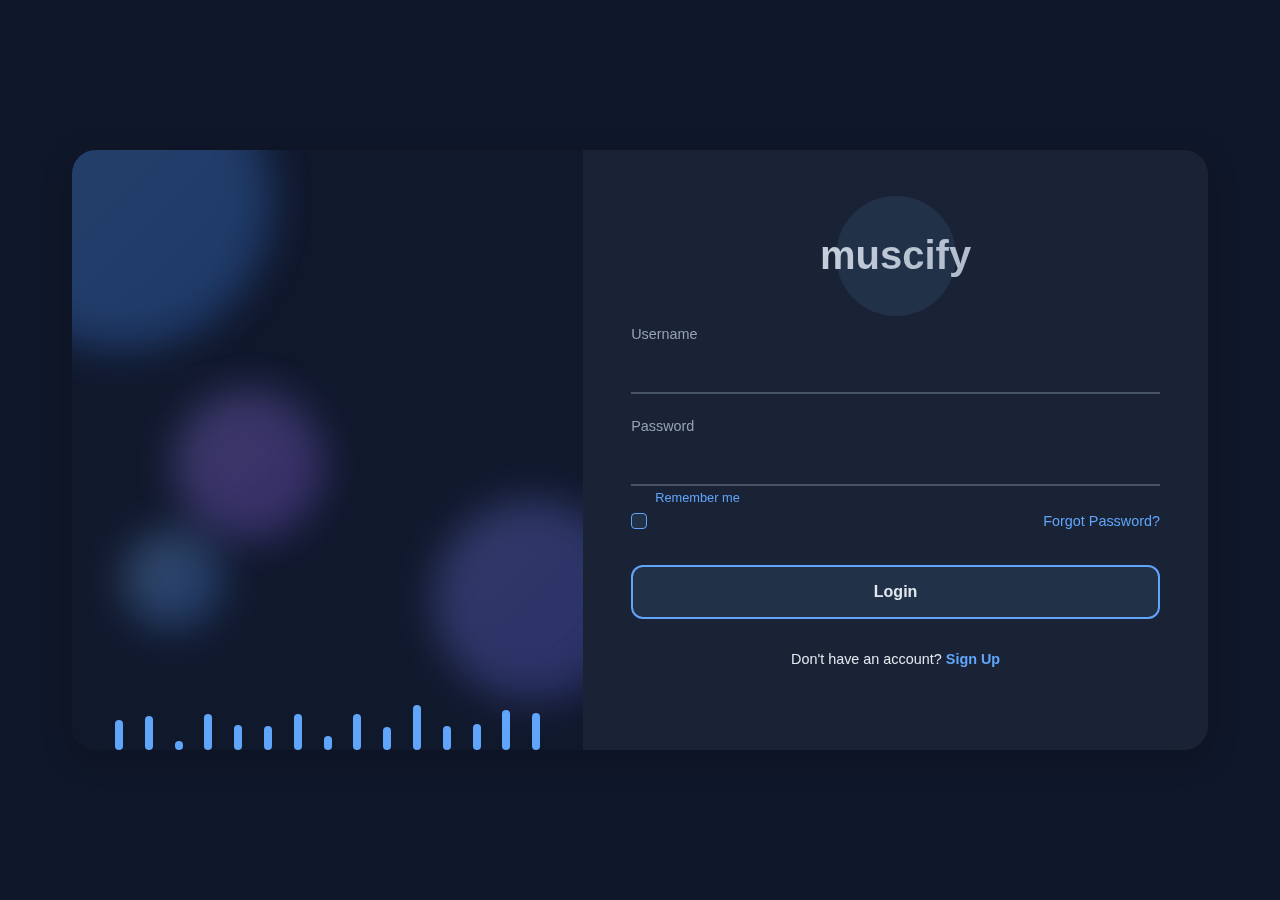
<file: index.html>
<!DOCTYPE html>
<html lang="en">
<head>
    <meta charset="UTF-8">
    <meta name="viewport" content="width=device-width, initial-scale=1.0">
    <title>Elegant Login</title>
    <link rel="stylesheet" href="login.css">
</head>
<body>
    <div class="container">
        <div class="login-wrapper">
            <div class="animated-bg">
                <div class="circle circle-1"></div>
                <div class="circle circle-2"></div>
                <div class="circle circle-3"></div>
                <div class="circle circle-4"></div>
                <div class="visualizer">
                    <div class="bar"></div><div class="bar"></div><div class="bar"></div>
                    <div class="bar"></div><div class="bar"></div><div class="bar"></div>
                    <div class="bar"></div><div class="bar"></div><div class="bar"></div>
                    <div class="bar"></div><div class="bar"></div><div class="bar"></div>
                    <div class="bar"></div><div class="bar"></div><div class="bar"></div>
                </div>
            </div>
            
            <div class="login-content">
                <div class="logo-container">
                    <div class="logo-pulse"></div>
                    <h1>muscify</h1>
                </div>
                
                <form id="login-form">
                    <div class="input-group">
                        <label for="username">Username</label>
                        <input type="text" id="username" name="username" required autocomplete="off">
                        <div class="input-line"></div>
                    </div>
                    
                    <div class="input-group">
                        <label for="password">Password</label>
                        <input type="password" id="password" name="password" required>
                        <div class="input-line"></div>
                    </div>
                    
                    <div class="options">
                        <div class="remember-me">
                            <input type="checkbox" id="remember" name="remember">
                            <label for="remember">Remember me</label>
                        </div>
                        <a href="#" class="forgot-password">Forgot Password?</a>
                    </div>
                    
                    <button type="submit" class="login-btn">
                        <span>Login</span>
                        <div class="btn-glow"></div>
                    </button>
                </form>
                
                <div class="signup-link">
                    <p>Don't have an account? <a href="#">Sign Up</a></p>
                </div>
            </div>
        </div>
    </div>
    
    <script src="login.js"></script>
</body>
</html>
</file>
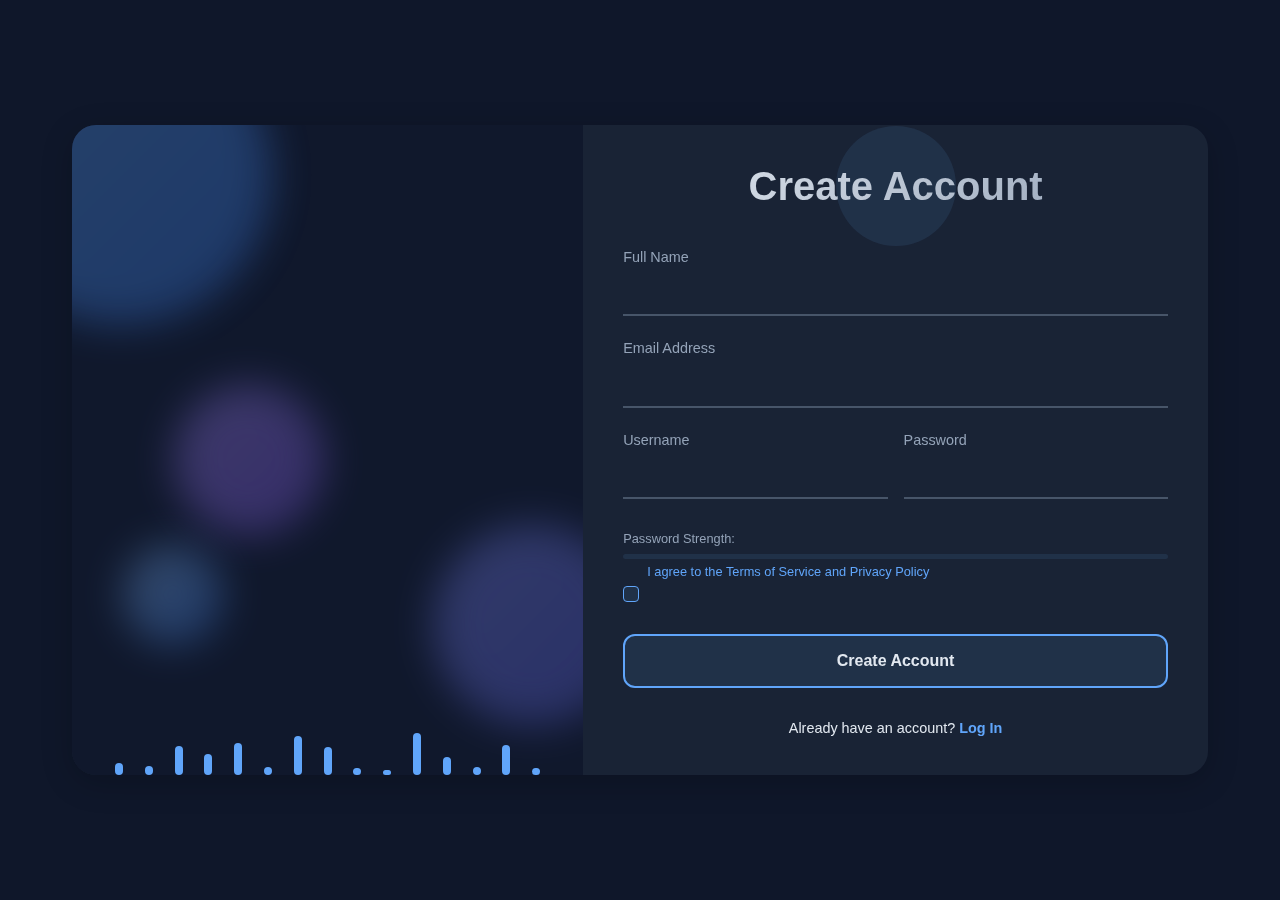
<file: signup.html>
<!DOCTYPE html>
<html lang="en">
<head>
    <meta charset="UTF-8">
    <meta name="viewport" content="width=device-width, initial-scale=1.0">
    <title>Elegant Sign Up</title>
    <link rel="stylesheet" href="signup.css">
</head>
<body>
    <div class="container">
        <div class="signup-wrapper">
            <div class="animated-bg">
                <div class="circle circle-1"></div>
                <div class="circle circle-2"></div>
                <div class="circle circle-3"></div>
                <div class="circle circle-4"></div>
                <div class="visualizer">
                    <div class="bar"></div><div class="bar"></div><div class="bar"></div>
                    <div class="bar"></div><div class="bar"></div><div class="bar"></div>
                    <div class="bar"></div><div class="bar"></div><div class="bar"></div>
                    <div class="bar"></div><div class="bar"></div><div class="bar"></div>
                    <div class="bar"></div><div class="bar"></div><div class="bar"></div>
                </div>
            </div>
            
            <div class="signup-content">
                <div class="logo-container">
                    <div class="logo-pulse"></div>
                    <h1>Create Account</h1>
                </div>
                
                <form id="signup-form">
                    <div class="input-group">
                        <label for="fullname">Full Name</label>
                        <input type="text" id="fullname" name="fullname" required autocomplete="off">
                        <div class="input-line"></div>
                    </div>
                    
                    <div class="input-group">
                        <label for="email">Email Address</label>
                        <input type="email" id="email" name="email" required autocomplete="off">
                        <div class="input-line"></div>
                    </div>

                    <div class="row-inputs">
                        <div class="input-group">
                            <label for="username">Username</label>
                            <input type="text" id="username" name="username" required autocomplete="off">
                            <div class="input-line"></div>
                        </div>
                        
                        <div class="input-group">
                            <label for="password">Password</label>
                            <input type="password" id="password" name="password" required>
                            <div class="input-line"></div>
                        </div>
                    </div>
                    
                    <div class="password-strength">
                        <div class="strength-label">Password Strength:</div>
                        <div class="strength-meter">
                            <div class="strength-bar"></div>
                        </div>
                    </div>
                    
                    <div class="terms-privacy">
                        <div class="checkbox-container">
                            <input type="checkbox" id="terms" name="terms" required>
                            <label for="terms">I agree to the <a href="#">Terms of Service</a> and <a href="#">Privacy Policy</a></label>
                        </div>
                    </div>
                    
                    <button type="submit" class="signup-btn">
                        <span>Create Account</span>
                        <div class="btn-glow"></div>
                    </button>
                </form>
                
                <div class="login-link">
                    <p>Already have an account? <a href="login.html">Log In</a></p>
                </div>
            </div>
        </div>
    </div>
    
    <script src="signup.js"></script>
</body>
</html>
</file>
<file: login.css>
* {
    margin: 0;
    padding: 0;
    box-sizing: border-box;
    font-family: 'Helvetica Neue', sans-serif;
}

body {
    background: #0f172a;
    color: #e2e8f0;
    min-height: 100vh;
    display: flex;
    align-items: center;
    justify-content: center;
    overflow: hidden;
}

.container {
    width: 100%;
    max-width: 1200px;
    padding: 2rem;
}

.login-wrapper {
    position: relative;
    background: rgba(30, 41, 59, 0.7);
    backdrop-filter: blur(20px);
    border-radius: 24px;
    box-shadow: 0 8px 32px rgba(0, 0, 0, 0.2);
    overflow: hidden;
    display: flex;
    height: 600px;
}

.animated-bg {
    position: relative;
    width: 45%;
    background: rgba(15, 23, 42, 0.8);
    overflow: hidden;
}

.circle {
    position: absolute;
    border-radius: 50%;
    background: linear-gradient(135deg, #60a5fa, #3b82f6);
    filter: blur(20px);
    opacity: 0.3;
    animation: float 15s infinite alternate;
}

.circle-1 {
    width: 300px;
    height: 300px;
    top: -100px;
    left: -100px;
    animation-delay: 0s;
}

.circle-2 {
    width: 200px;
    height: 200px;
    bottom: 50px;
    right: -50px;
    background: linear-gradient(135deg, #818cf8, #6366f1);
    animation-delay: 2s;
}

.circle-3 {
    width: 150px;
    height: 150px;
    top: 40%;
    left: 20%;
    background: linear-gradient(135deg, #a78bfa, #8b5cf6);
    animation-delay: 4s;
}

.circle-4 {
    width: 100px;
    height: 100px;
    bottom: 20%;
    left: 10%;
    background: linear-gradient(135deg, #93c5fd, #3b82f6);
    animation-delay: 6s;
}

@keyframes float {
    0% {
        transform: translateY(0) scale(1);
    }
    50% {
        transform: translateY(-20px) scale(1.1);
    }
    100% {
        transform: translateY(20px) scale(0.9);
    }
}

.visualizer {
    position: absolute;
    bottom: 0;
    left: 0;
    width: 100%;
    height: 120px;
    display: flex;
    align-items: flex-end;
    justify-content: space-around;
    padding: 0 2rem;
    z-index: 5;
}

.bar {
    width: 8px;
    height: 5px;
    background: #60a5fa;
    border-radius: 4px;
    transition: height 0.2s ease;
    animation: wave 1.5s infinite ease-in-out;
}

.bar:nth-child(1) { animation-delay: 0.1s; }
.bar:nth-child(2) { animation-delay: 0.2s; }
.bar:nth-child(3) { animation-delay: 0.3s; }
.bar:nth-child(4) { animation-delay: 0.4s; }
.bar:nth-child(5) { animation-delay: 0.5s; }
.bar:nth-child(6) { animation-delay: 0.6s; }
.bar:nth-child(7) { animation-delay: 0.7s; }
.bar:nth-child(8) { animation-delay: 0.8s; }
.bar:nth-child(9) { animation-delay: 0.9s; }
.bar:nth-child(10) { animation-delay: 1.0s; }
.bar:nth-child(11) { animation-delay: 1.1s; }
.bar:nth-child(12) { animation-delay: 1.2s; }
.bar:nth-child(13) { animation-delay: 1.3s; }
.bar:nth-child(14) { animation-delay: 1.4s; }
.bar:nth-child(15) { animation-delay: 1.5s; }

@keyframes wave {
    0% { height: 5px; }
    50% { height: 60px; }
    100% { height: 5px; }
}

.login-content {
    width: 55%;
    padding: 3rem;
    display: flex;
    flex-direction: column;
    justify-content: center;
}

.logo-container {
    text-align: center;
    position: relative;
    margin-bottom: 3rem;
}

.logo-pulse {
    position: absolute;
    top: 50%;
    left: 50%;
    transform: translate(-50%, -50%);
    width: 120px;
    height: 120px;
    border-radius: 50%;
    background: rgba(96, 165, 250, 0.1);
    z-index: -1;
    animation: pulse 2s infinite;
}

@keyframes pulse {
    0% {
        transform: translate(-50%, -50%) scale(0.8);
        opacity: 0.8;
    }
    50% {
        transform: translate(-50%, -50%) scale(1.2);
        opacity: 0.4;
    }
    100% {
        transform: translate(-50%, -50%) scale(0.8);
        opacity: 0.8;
    }
}

h1 {
    font-size: 2.5rem;
    font-weight: 700;
    background: linear-gradient(135deg, #e2e8f0, #94a3b8);
    -webkit-background-clip: text;
    -webkit-text-fill-color: transparent;
    animation: shimmer 3s infinite;
}

@keyframes shimmer {
    0% {
        background-position: -100% 0;
    }
    100% {
        background-position: 200% 0;
    }
}

form {
    margin-bottom: 2rem;
}

.input-group {
    margin-bottom: 1.5rem;
    position: relative;
}

label {
    display: block;
    margin-bottom: 0.5rem;
    font-size: 0.9rem;
    color: #94a3b8;
    transition: all 0.3s ease;
}

input[type="text"],
input[type="password"] {
    width: 100%;
    padding: 0.8rem 0;
    background: transparent;
    border: none;
    color: #e2e8f0;
    font-size: 1rem;
    outline: none;
    transition: all 0.3s ease;
}

.input-line {
    position: absolute;
    bottom: 0;
    left: 0;
    width: 100%;
    height: 2px;
    background: #475569;
    transition: all 0.3s ease;
}

input:focus + .input-line,
input:not(:placeholder-shown) + .input-line {
    background: #60a5fa;
    height: 2px;
    transform: scaleX(1);
}

input:focus ~ label,
input:not(:placeholder-shown) ~ label {
    color: #60a5fa;
    transform: translateY(-20px);
    font-size: 0.8rem;
}

.options {
    display: flex;
    justify-content: space-between;
    align-items: center;
    margin-bottom: 2rem;
    font-size: 0.9rem;
}

.remember-me {
    display: flex;
    align-items: center;
}

.remember-me input[type="checkbox"] {
    margin-right: 0.5rem;
    cursor: pointer;
    position: relative;
    width: 16px;
    height: 16px;
    appearance: none;
    background: rgba(96, 165, 250, 0.1);
    border: 1px solid #60a5fa;
    border-radius: 4px;
    transition: all 0.3s ease;
}

.remember-me input[type="checkbox"]:checked {
    background: #60a5fa;
}

.remember-me input[type="checkbox"]:checked::after {
    content: '✓';
    position: absolute;
    color: white;
    font-size: 0.7rem;
    top: 50%;
    left: 50%;
    transform: translate(-50%, -50%);
}

.forgot-password {
    color: #60a5fa;
    text-decoration: none;
    transition: all 0.3s ease;
}

.forgot-password:hover {
    color: #93c5fd;
    text-decoration: underline;
}

.login-btn {
    width: 100%;
    padding: 1rem;
    background: rgba(96, 165, 250, 0.1);
    border: 2px solid #60a5fa;
    border-radius: 12px;
    color: #e2e8f0;
    font-size: 1rem;
    font-weight: 600;
    cursor: pointer;
    transition: all 0.5s ease;
    position: relative;
    overflow: hidden;
    z-index: 1;
}

.btn-glow {
    position: absolute;
    top: 0;
    left: 0;
    width: 100%;
    height: 100%;
    background: linear-gradient(90deg, transparent, rgba(96, 165, 250, 0.3), transparent);
    transform: translateX(-100%);
    transition: all 0.5s ease;
    z-index: -1;
}

.login-btn:hover .btn-glow {
    transform: translateX(100%);
    transition: all 0.5s ease;
}

.login-btn:hover {
    background: #60a5fa;
    transform: translateY(-5px);
    box-shadow: 0 10px 25px rgba(96, 165, 250, 0.4);
}

.signup-link {
    text-align: center;
    font-size: 0.9rem;
}

.signup-link a {
    color: #60a5fa;
    text-decoration: none;
    font-weight: 600;
    transition: all 0.3s ease;
}

.signup-link a:hover {
    color: #93c5fd;
    text-decoration: underline;
}

/* Form validation animation */
@keyframes shake {
    0%, 100% { transform: translateX(0); }
    10%, 30%, 50%, 70%, 90% { transform: translateX(-5px); }
    20%, 40%, 60%, 80% { transform: translateX(5px); }
}

.shake {
    animation: shake 0.5s;
}

/* Loading animation */
.loading {
    position: relative;
}

.loading::after {
    content: '';
    position: absolute;
    width: 20px;
    height: 20px;
    top: 50%;
    left: 50%;
    margin-left: 10px;
    margin-top: -10px;
    border: 3px solid rgba(255, 255, 255, 0.3);
    border-radius: 50%;
    border-top-color: #fff;
    animation: spin 1s ease-in-out infinite;
}

@keyframes spin {
    to { transform: rotate(360deg); }
}
</file>
<file: signup.css>
* {
    margin: 0;
    padding: 0;
    box-sizing: border-box;
    font-family: 'Helvetica Neue', sans-serif;
}

body {
    background: #0f172a;
    color: #e2e8f0;
    min-height: 100vh;
    display: flex;
    align-items: center;
    justify-content: center;
    overflow: hidden;
}

.container {
    width: 100%;
    max-width: 1200px;
    padding: 2rem;
}

.signup-wrapper {
    position: relative;
    background: rgba(30, 41, 59, 0.7);
    backdrop-filter: blur(20px);
    border-radius: 24px;
    box-shadow: 0 8px 32px rgba(0, 0, 0, 0.2);
    overflow: hidden;
    display: flex;
    height: 650px;
}

.animated-bg {
    position: relative;
    width: 45%;
    background: rgba(15, 23, 42, 0.8);
    overflow: hidden;
}

.circle {
    position: absolute;
    border-radius: 50%;
    background: linear-gradient(135deg, #60a5fa, #3b82f6);
    filter: blur(20px);
    opacity: 0.3;
    animation: float 15s infinite alternate;
}

.circle-1 {
    width: 300px;
    height: 300px;
    top: -100px;
    left: -100px;
    animation-delay: 0s;
}

.circle-2 {
    width: 200px;
    height: 200px;
    bottom: 50px;
    right: -50px;
    background: linear-gradient(135deg, #818cf8, #6366f1);
    animation-delay: 2s;
}

.circle-3 {
    width: 150px;
    height: 150px;
    top: 40%;
    left: 20%;
    background: linear-gradient(135deg, #a78bfa, #8b5cf6);
    animation-delay: 4s;
}

.circle-4 {
    width: 100px;
    height: 100px;
    bottom: 20%;
    left: 10%;
    background: linear-gradient(135deg, #93c5fd, #3b82f6);
    animation-delay: 6s;
}

@keyframes float {
    0% {
        transform: translateY(0) scale(1);
    }
    50% {
        transform: translateY(-20px) scale(1.1);
    }
    100% {
        transform: translateY(20px) scale(0.9);
    }
}

.visualizer {
    position: absolute;
    bottom: 0;
    left: 0;
    width: 100%;
    height: 120px;
    display: flex;
    align-items: flex-end;
    justify-content: space-around;
    padding: 0 2rem;
    z-index: 5;
}

.bar {
    width: 8px;
    height: 5px;
    background: #60a5fa;
    border-radius: 4px;
    transition: height 0.2s ease;
    animation: wave 1.5s infinite ease-in-out;
}

.bar:nth-child(1) { animation-delay: 0.1s; }
.bar:nth-child(2) { animation-delay: 0.2s; }
.bar:nth-child(3) { animation-delay: 0.3s; }
.bar:nth-child(4) { animation-delay: 0.4s; }
.bar:nth-child(5) { animation-delay: 0.5s; }
.bar:nth-child(6) { animation-delay: 0.6s; }
.bar:nth-child(7) { animation-delay: 0.7s; }
.bar:nth-child(8) { animation-delay: 0.8s; }
.bar:nth-child(9) { animation-delay: 0.9s; }
.bar:nth-child(10) { animation-delay: 1.0s; }
.bar:nth-child(11) { animation-delay: 1.1s; }
.bar:nth-child(12) { animation-delay: 1.2s; }
.bar:nth-child(13) { animation-delay: 1.3s; }
.bar:nth-child(14) { animation-delay: 1.4s; }
.bar:nth-child(15) { animation-delay: 1.5s; }

@keyframes wave {
    0% { height: 5px; }
    50% { height: 60px; }
    100% { height: 5px; }
}

.signup-content {
    width: 55%;
    padding: 2.5rem;
    display: flex;
    flex-direction: column;
    justify-content: center;
}

.logo-container {
    text-align: center;
    position: relative;
    margin-bottom: 2.5rem;
}

.logo-pulse {
    position: absolute;
    top: 50%;
    left: 50%;
    transform: translate(-50%, -50%);
    width: 120px;
    height: 120px;
    border-radius: 50%;
    background: rgba(96, 165, 250, 0.1);
    z-index: -1;
    animation: pulse 2s infinite;
}

@keyframes pulse {
    0% {
        transform: translate(-50%, -50%) scale(0.8);
        opacity: 0.8;
    }
    50% {
        transform: translate(-50%, -50%) scale(1.2);
        opacity: 0.4;
    }
    100% {
        transform: translate(-50%, -50%) scale(0.8);
        opacity: 0.8;
    }
}

h1 {
    font-size: 2.5rem;
    font-weight: 700;
    background: linear-gradient(135deg, #e2e8f0, #94a3b8);
    -webkit-background-clip: text;
    -webkit-text-fill-color: transparent;
    animation: shimmer 3s infinite;
}

@keyframes shimmer {
    0% {
        background-position: -100% 0;
    }
    100% {
        background-position: 200% 0;
    }
}

form {
    margin-bottom: 2rem;
}

.input-group {
    margin-bottom: 1.5rem;
    position: relative;
    width: 100%;
}

.row-inputs {
    display: flex;
    gap: 1rem;
    margin-bottom: 0.5rem;
}

label {
    display: block;
    margin-bottom: 0.5rem;
    font-size: 0.9rem;
    color: #94a3b8;
    transition: all 0.3s ease;
}

input[type="text"],
input[type="email"],
input[type="password"] {
    width: 100%;
    padding: 0.8rem 0;
    background: transparent;
    border: none;
    color: #e2e8f0;
    font-size: 1rem;
    outline: none;
    transition: all 0.3s ease;
}

.input-line {
    position: absolute;
    bottom: 0;
    left: 0;
    width: 100%;
    height: 2px;
    background: #475569;
    transition: all 0.3s ease;
}

input:focus + .input-line,
input:not(:placeholder-shown) + .input-line {
    background: #60a5fa;
    height: 2px;
    transform: scaleX(1);
}

input:focus ~ label,
input:not(:placeholder-shown) ~ label {
    color: #60a5fa;
    transform: translateY(-20px);
    font-size: 0.8rem;
}

.password-strength {
    margin-bottom: 1.5rem;
}

.strength-label {
    font-size: 0.8rem;
    color: #94a3b8;
    margin-bottom: 0.5rem;
}

.strength-meter {
    width: 100%;
    height: 5px;
    background: rgba(96, 165, 250, 0.1);
    border-radius: 3px;
    overflow: hidden;
}

.strength-bar {
    width: 0%;
    height: 100%;
    background: #ef4444;
    border-radius: 3px;
    transition: all 0.5s ease;
}

.strength-bar.weak {
    width: 25%;
    background: #ef4444; /* Red */
}

.strength-bar.medium {
    width: 50%;
    background: #eab308; /* Yellow */
}

.strength-bar.strong {
    width: 75%;
    background: #22c55e; /* Green */
}

.strength-bar.very-strong {
    width: 100%;
    background: #10b981; /* Teal */
}

.terms-privacy {
    margin-bottom: 2rem;
}

.checkbox-container {
    display: flex;
    align-items: flex-start;
}

.checkbox-container input[type="checkbox"] {
    margin-right: 0.5rem;
    margin-top: 0.2rem;
    cursor: pointer;
    position: relative;
    width: 16px;
    height: 16px;
    appearance: none;
    background: rgba(96, 165, 250, 0.1);
    border: 1px solid #60a5fa;
    border-radius: 4px;
    transition: all 0.3s ease;
}

.checkbox-container input[type="checkbox"]:checked {
    background: #60a5fa;
}

.checkbox-container input[type="checkbox"]:checked::after {
    content: '✓';
    position: absolute;
    color: white;
    font-size: 0.7rem;
    top: 50%;
    left: 50%;
    transform: translate(-50%, -50%);
}

.checkbox-container label {
    margin-bottom: 0;
    font-size: 0.85rem;
    line-height: 1.4;
}

.checkbox-container a {
    color: #60a5fa;
    text-decoration: none;
    transition: all 0.3s ease;
}

.checkbox-container a:hover {
    color: #93c5fd;
    text-decoration: underline;
}

.signup-btn {
    width: 100%;
    padding: 1rem;
    background: rgba(96, 165, 250, 0.1);
    border: 2px solid #60a5fa;
    border-radius: 12px;
    color: #e2e8f0;
    font-size: 1rem;
    font-weight: 600;
    cursor: pointer;
    transition: all 0.5s ease;
    position: relative;
    overflow: hidden;
    z-index: 1;
}

.btn-glow {
    position: absolute;
    top: 0;
    left: 0;
    width: 100%;
    height: 100%;
    background: linear-gradient(90deg, transparent, rgba(96, 165, 250, 0.3), transparent);
    transform: translateX(-100%);
    transition: all 0.5s ease;
    z-index: -1;
}

.signup-btn:hover .btn-glow {
    transform: translateX(100%);
    transition: all 0.5s ease;
}

.signup-btn:hover {
    background: #60a5fa;
    transform: translateY(-5px);
    box-shadow: 0 10px 25px rgba(96, 165, 250, 0.4);
}

.login-link {
    text-align: center;
    font-size: 0.9rem;
}

.login-link a {
    color: #60a5fa;
    text-decoration: none;
    font-weight: 600;
    transition: all 0.3s ease;
}

.login-link a:hover {
    color: #93c5fd;
    text-decoration: underline;
}

/* Form validation animation */
@keyframes shake {
    0%, 100% { transform: translateX(0); }
    10%, 30%, 50%, 70%, 90% { transform: translateX(-5px); }
    20%, 40%, 60%, 80% { transform: translateX(5px); }
}

.shake {
    animation: shake 0.5s;
}

/* Loading animation */
.loading {
    position: relative;
}

.loading::after {
    content: '';
    position: absolute;
    width: 20px;
    height: 20px;
    top: 50%;
    left: 50%;
    margin-left: 10px;
    margin-top: -10px;
    border: 3px solid rgba(255, 255, 255, 0.3);
    border-radius: 50%;
    border-top-color: #fff;
    animation: spin 1s ease-in-out infinite;
}

@keyframes spin {
    to { transform: rotate(360deg); }
}
</file>
